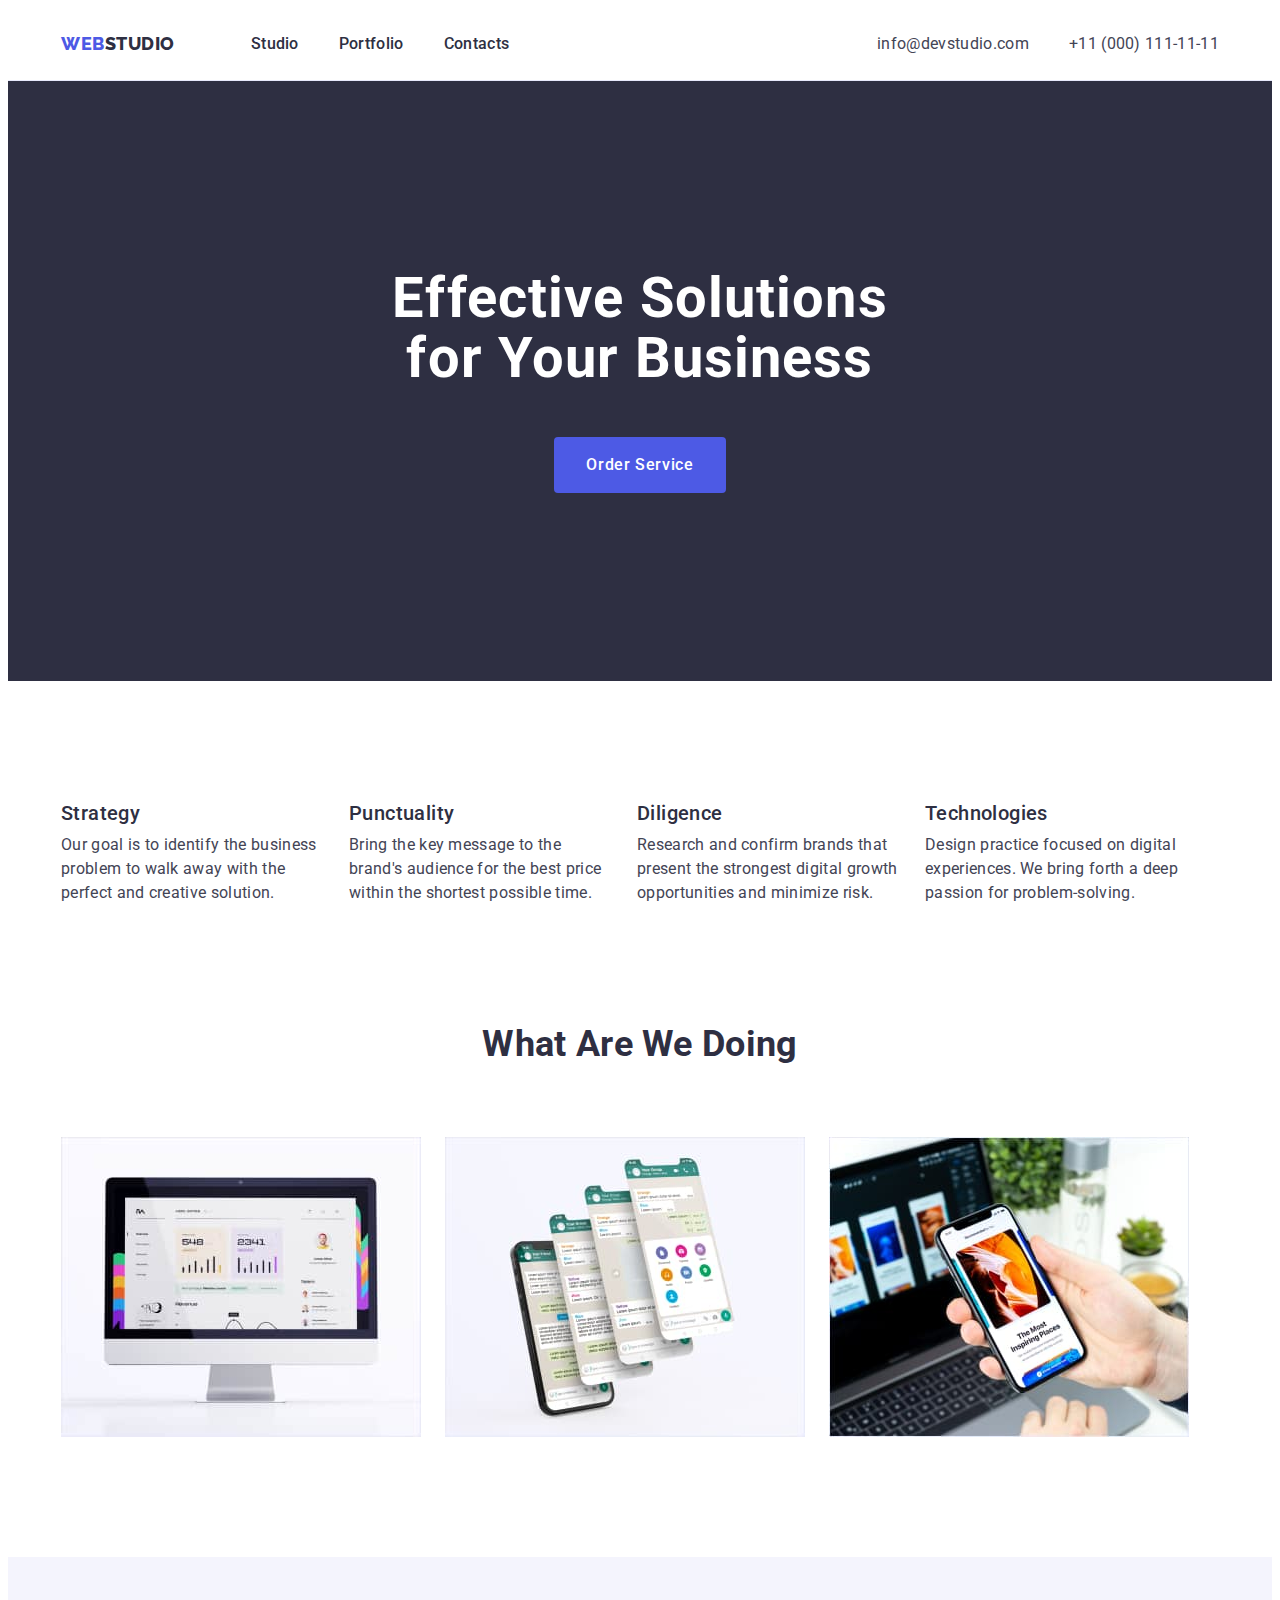
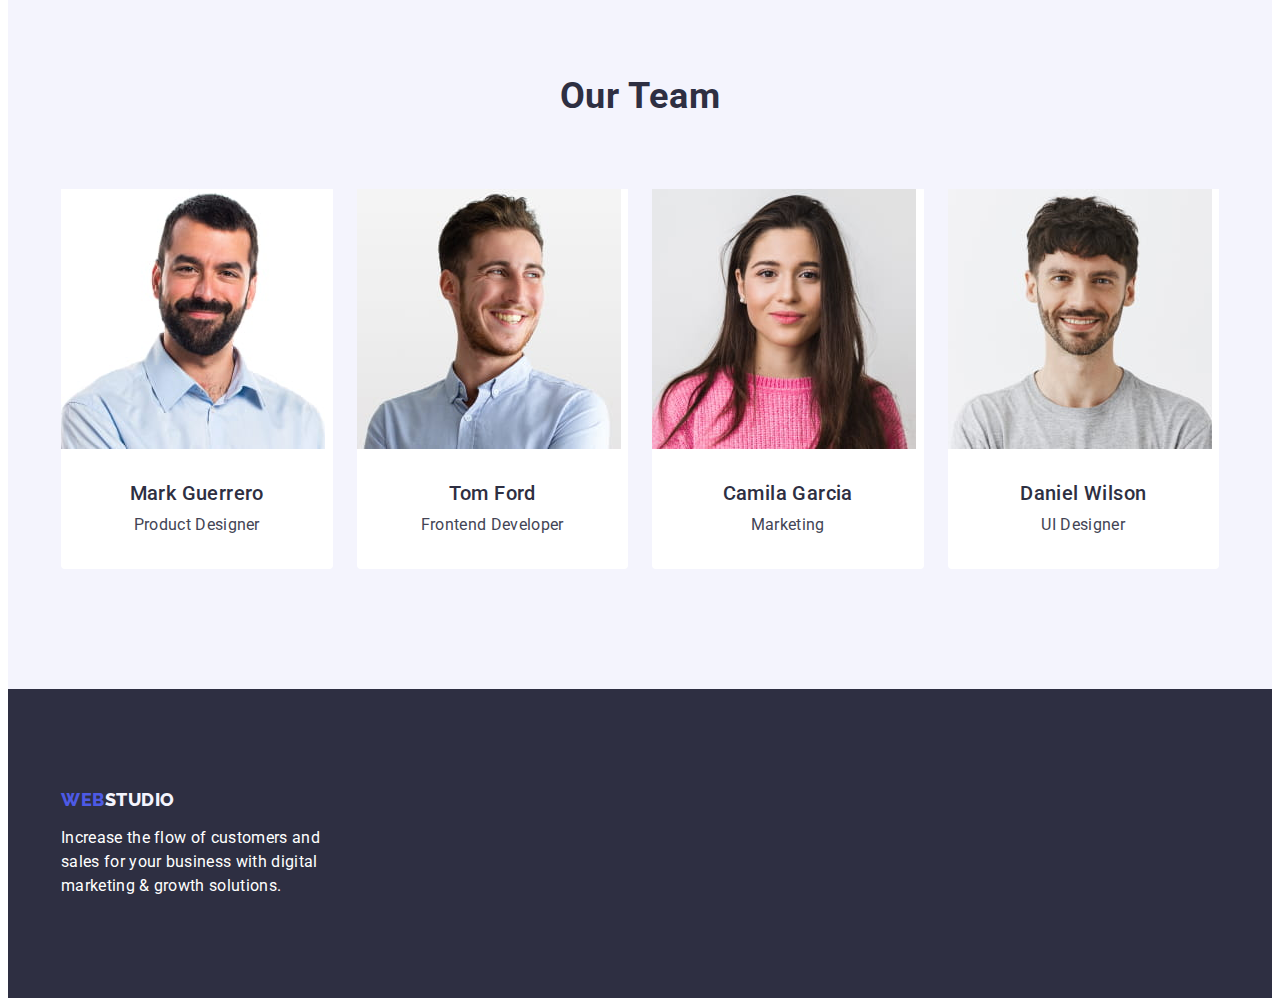
<file: index.html>
<!DOCTYPE html>
<html lang="en">

<head>
    <meta charset="UTF-8">
    <meta http-equiv="X-UA-Compatible" content="IE=edge">
    <meta name="viewport" content="width=device-width, initial-scale=1.0">
    <title>Document</title>
    <link href="https://fonts.googleapis.com" rel="preconnect" />
    <link href="https://fonts.gstatic.com" rel="preconnect" crossorigin />
    <link href="https://fonts.googleapis.com/css2?family=Raleway:wght@800&family=Roboto:wght@400;500;700&display=swap"
        rel="stylesheet" />
<link rel="stylesheet" href="https://cdnjs.cloudflare.com/ajax/libs/modern-normalize/1.1.0/modern-normalize.min.css"
    integrity="sha512-wpPYUAdjBVSE4KJnH1VR1HeZfpl1ub8YT/NKx4PuQ5NmX2tKuGu6U/JRp5y+Y8XG2tV+wKQpNHVUX03MfMFn9Q=="
    crossorigin="anonymous" referrerpolicy="no-referrer"/>
    <link rel="stylesheet" href="./css/styles.css">
</head>

<body>
    <!-- header -->
<header class="header">
       <div class="nav-container container">
        <nav class="header-nav">
        <a class="header-logo link" href="./index.html">Web<span class="header-logo-part">Studio</span></a>
    
        <ul class="list main-nav">
            <li class="main-nav-item"><a class="nav-item link" href="./index.html">Studio</a></li>
            <li class="main-nav-item"><a class="nav-item link" href="./portfolio.html">Portfolio</a></li>
            <li class="main-nav-item"><a class="nav-item link" href="">Contacts</a></li>
        </ul>
    </nav>
    <address class="contacts">
        <ul class="contacts-list list">
            <li class="contact-item"><a class="contacts-link link" href="mailto:info@devstudio.com">info@devstudio.com</a></li>
            <li class="contact-item"><a class="contacts-link link" href="tel:+110001111111">+11 (000) 111-11-11</a></li>
        </ul>
    </address>
    </div>
</header>
    <main>
        <!-- Hero section -->
        <section class="hero">
            <div class="container">
                <h1 class="hero-title">Effective Solutions for Your Business</h1>
            <button class="hero-btn" type="button">Order Service</button>
            </div>   
        </section>
        <!-- About us section -->
        <section class="info">
            <div class="container">
                <h2 class="hidden-title" hidden>About us</h2>
            <ul class="info-list list">
                <li class="info-item">
                    <h3 class="info-title">Strategy</h3>
                    <p class="info-text">Our goal is to identify the business problem to walk away with the perfect and creative
                        solution.
                    </p>
                </li>
                <li class="info-item">
                    <h3 class="info-title">Punctuality</h3>
                    <p class="info-text">Bring the key message to the brand's audience for the best price within the shortest
                        possible
                        time.</p>
                </li>
                <li class="info-item">
                    <h3 class="info-title">Diligence</h3>
                    <p class="info-text">Research and confirm brands that present the strongest digital growth opportunities and
                        minimize
                        risk.</p>
                </li>
                <li class="info-item">
                    <h3 class="info-title">Technologies</h3>
                    <p class="info-text">Design practice focused on digital experiences. We bring forth a deep passion for
                        problem-solving.</p>
                </li>
            </ul>
        </div>
        </section>
        <!-- Works section -->
        <section class="works">
            <div class="container">
            <h2 class="works-title">What are we doing</h2>
            <ul class="works-list list">
                <li class="works-img">
                    <img class="img" src="./images/photo1.jpg" alt="computer screen" width="360">
                </li>
                <li class="works-img">
                    <img class="img" src="./images/photo2.jpg" alt="phone screen" width="360">
                </li>
                <li class="works-img">
                    <img class="img" src="./images/photo3.jpg" alt="phone in the hand" width="360">
                </li>
            </ul>
        </div>
        </section>
        <!-- Team section -->
        <section class="team">
            <div class="container">
            <h2 class="team-title">Our Team</h2>
            <ul class="team-list list">
                <li class="team-item">
                        <img class="team-img img" src="./images/mark.jpg" alt="Mark Gurrero" width="264">
                    <div class="team-container"><h3 class="team-list-title">Mark Guerrero</h3>
                    <p class="team-text">Product Designer</p>
                </div>
                </li>
                <li class="team-item">
                    <img class="team-img img" src="./images/tom.jpg" alt="Tom Ford" width="264">
                    <div class="team-container">
                        <h3 class="team-list-title">Tom Ford</h3>
                        <p class="team-text">Frontend Developer</p>
                    </div>
                </li>
                <li class="team-item">
                    <img class="team-img img" src="./images/camila.jpg" alt="Camila Garcia" width="264">
                    <div class="team-container">
                        <h3 class="team-list-title">Camila Garcia</h3>
                        <p class="team-text">Marketing</p>
                    </div>
                </li>
                <li class="team-item">
                    <img class="team-img img" src="./images/daniel.jpg" alt="Daniel Wilson" width="264">
                    <div class="team-container">
                        <h3 class="team-list-title">Daniel Wilson</h3>
                        <p class="team-text">UI Designer</p>
                    </div>

                    
                </li>
            </ul>
        </div>
        </section>
    </main>
    <!-- Footer section -->
    <footer class="footnote">
        <div class="container">
        <a class="footer-logo link" href="./index.html">Web<span class="footer-logo-part">Studio</span></a>
        <p class="footnote-text">Increase the flow of customers and sales for your business with digital marketing &
            growth solutions.</p>
        </div>
    </footer>
</body>

</html>
</file>
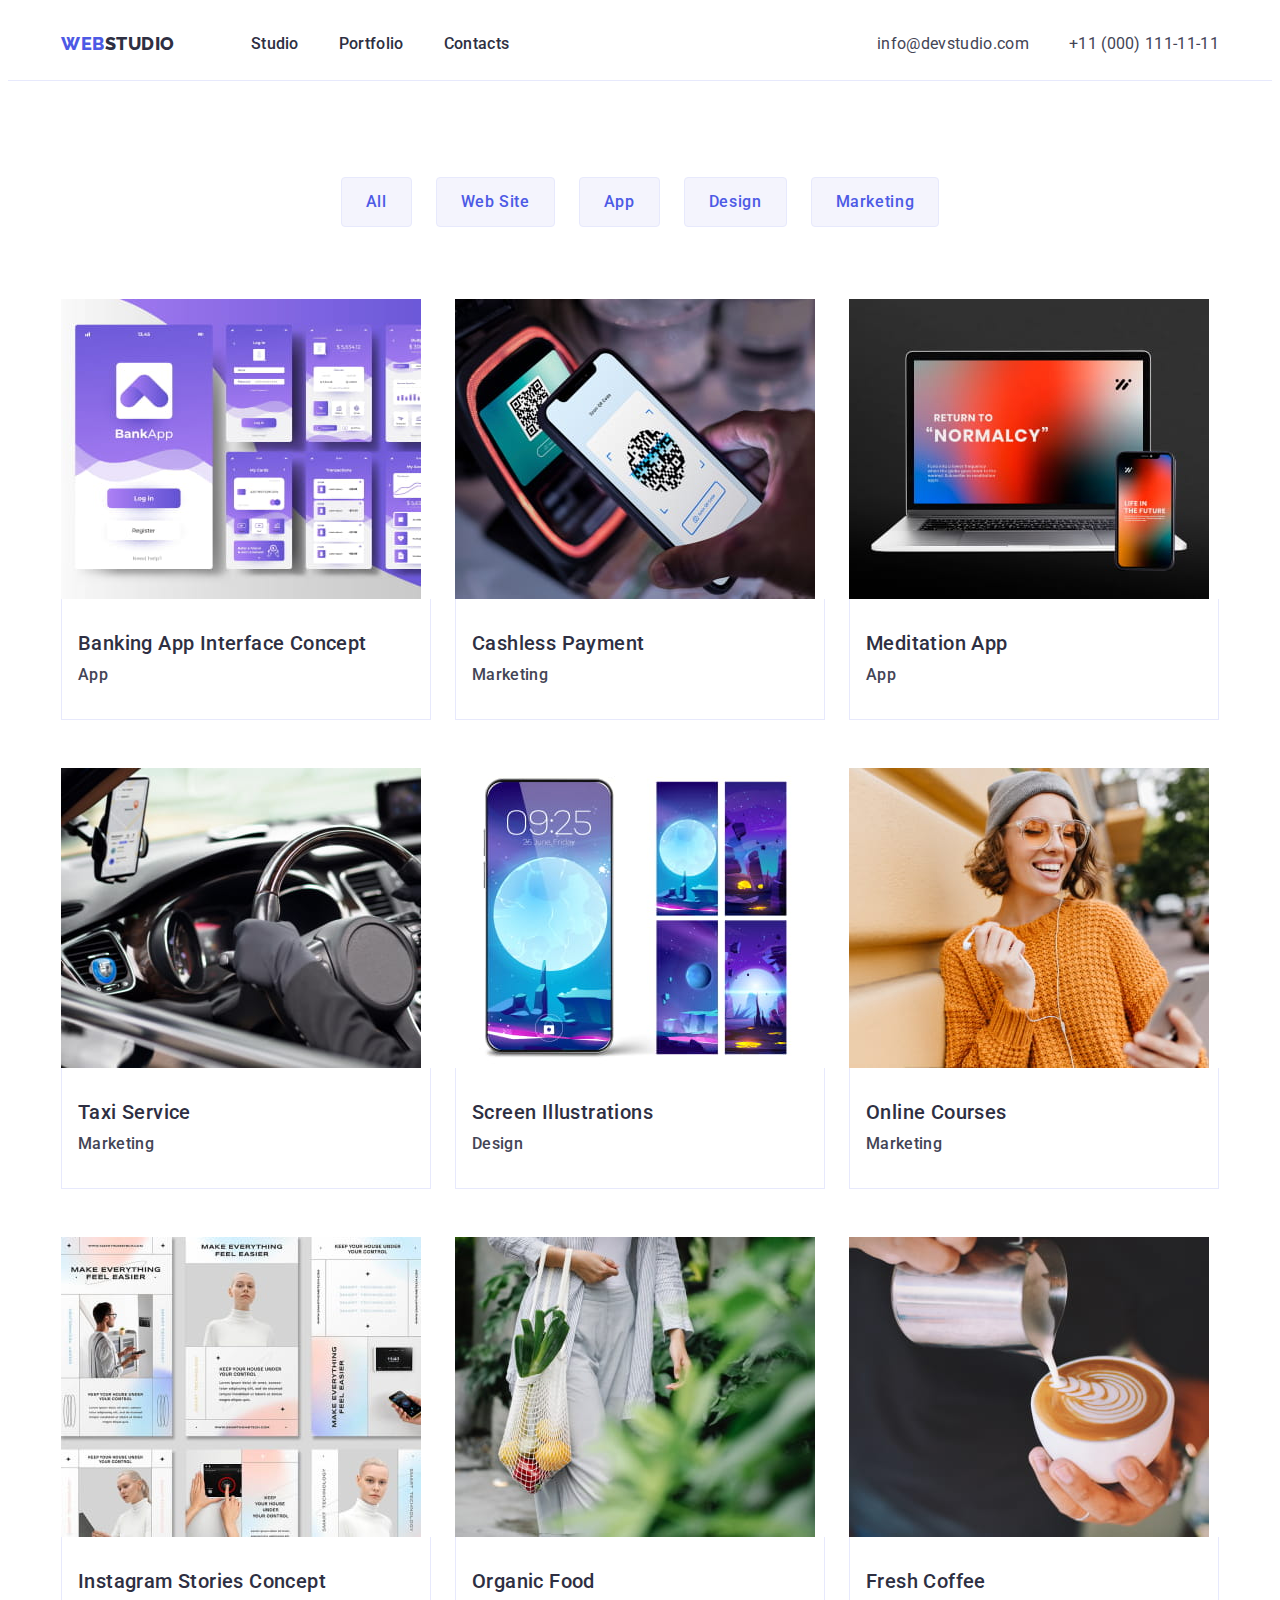
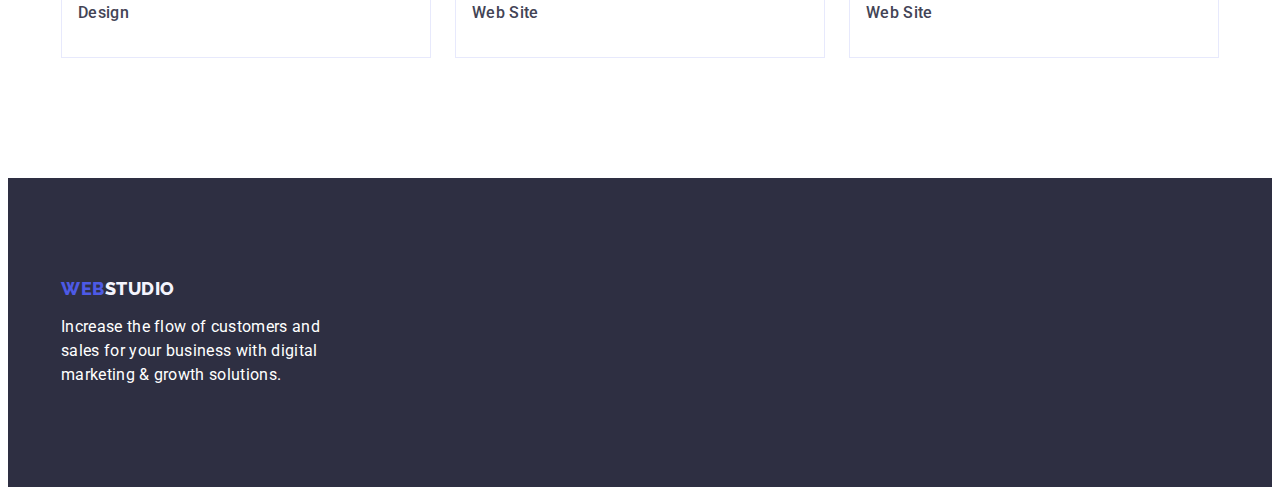
<file: portfolio.html>
<!DOCTYPE html>
<html lang="en">

<head>
    <meta charset="UTF-8">
    <meta http-equiv="X-UA-Compatible" content="IE=edge">
    <meta name="viewport" content="width=device-width, initial-scale=1.0">
    <title>Document</title>
    <link href="https://fonts.googleapis.com" rel="preconnect" />
    <link href="https://fonts.gstatic.com" rel="preconnect" crossorigin />
    <link href="https://fonts.googleapis.com/css2?family=Raleway:wght@800&family=Roboto:wght@400;500;700&display=swap"
        rel="stylesheet" />
    <link rel="stylesheet" href="https://cdnjs.cloudflare.com/ajax/libs/modern-normalize/1.1.0/modern-normalize.min.css"
        integrity="sha512-wpPYUAdjBVSE4KJnH1VR1HeZfpl1ub8YT/NKx4PuQ5NmX2tKuGu6U/JRp5y+Y8XG2tV+wKQpNHVUX03MfMFn9Q=="
        crossorigin="anonymous" referrerpolicy="no-referrer" />
    <link rel="stylesheet" href="./css/styles.css">
</head>

<body>
    <!-- header -->
    <header class="header">
        <div class="nav-container container">
            <nav class="header-nav">
                <a class="header-logo link" href="./index.html">Web<span class="header-logo-part">Studio</span></a>

                <ul class="list main-nav">
                    <li class="main-nav-item"><a class="nav-item link" href="./index.html">Studio</a></li>
                    <li class="main-nav-item"><a class="nav-item link" href="./portfolio.html">Portfolio</a></li>
                    <li class="main-nav-item"><a class="nav-item link" href="">Contacts</a></li>
                </ul>
            </nav>
            <address class="contacts">
                <ul class="contacts-list list">
                    <li class="contact-item"><a class="contacts-link link"
                            href="mailto:info@devstudio.com">info@devstudio.com</a></li>
                    <li class="contact-item"><a class="contacts-link link" href="tel:+110001111111">+11 (000)
                            111-11-11</a></li>
                </ul>
            </address>
        </div>
    </header>
<main>
    <!-- main section -->
    <section class="portfolio">
        <div class="container">
        <h1 hidden>Portfolio</h1>
    <ul class="portfolio-btn-list list">
        <li><button class="portfolio-btn" type="button">All</button></li>
        <li><button class="portfolio-btn" type="button">Web Site</button></li>
        <li><button class="portfolio-btn" type="button">App</button></li>
        <li><button class="portfolio-btn" type="button">Design</button></li>
        <li><button class="portfolio-btn" type="button">Marketing</button></li>
    </ul>
    <ul class="portfolio-list list">
    <li class="flex-container">
        <a class="link" href=""><img class="img" src="./images/banking-app.jpg" alt="banking-app" width="360">
        <div class="portfolio-container">
        <h2 class="portfolio-list-title">Banking App Interface Concept</h2>
        <p class="portfolio-text">App</p></div>
        </a>
    </li>
    <li class="flex-container">
        <a class="link" href=""><img  class="portfolio-img img" src="./images/payment.jpg" alt="cashless payment" width="360">
            <div class="portfolio-container">
            <h2 class="portfolio-list-title">Cashless Payment</h2>
            <p class="portfolio-text">Marketing</p>
            </div>
        </a>
    </li>
    <li  class="flex-container">
        <a class="link" href=""><img  class="portfolio-img img" src="./images/meditation-.jpg" alt="meditation-app" width="360">
        <div class="portfolio-container">
            <h2 class="portfolio-list-title">Meditation App</h2>
            <p class="portfolio-text">App</p>
            </div>
        </a>
    </li>
    <li class="flex-container">
        <a class="link" href=""><img  class="portfolio-img img" src="./images/taxi.jpg" alt="taxi service" width="360">
        <div class="portfolio-container"> <h2 class="portfolio-list-title">Taxi Service</h2>
            <p class="portfolio-text">Marketing</p>
            </div>
        </a>
    </li>
    <li class="flex-container">
        <a class="link" href=""><img class="portfolio-img img" src="./images/screen.jpg" alt="screen illustrations" width="360">
        <div class="portfolio-container">
            <h2 class="portfolio-list-title">Screen Illustrations</h2>
            <p class="portfolio-text">Design</p>
            </div>
        </a>
    </li>
    <li class="flex-container">
        <a class="link" href=""><img  class="img portfolio-img" src="./images/courses.jpg" alt="online courses" width="360">
        <div class="portfolio-container">
            <h2 class="portfolio-list-title">Online Courses</h2>
            <p class="portfolio-text">Marketing</p>
            </div>
        </a>
    </li>
    <li class="flex-container">
        <a class="link" href=""><img  class="img portfolio-img" src="./images/insta.jpg" alt="instagram storie" width="360">
        <div class="portfolio-container">
            <h2 class="portfolio-list-title">Instagram Stories Concept</h2>
            <p class="portfolio-text">Design</p>
            </div>
        </a>
    </li>
    <li class="flex-container">
        <a class="link" href=""><img  class="img portfolio-img" src="./images/organik.jpg" alt="organik food" width="360">
            <div class="portfolio-container">
                <h2 class="portfolio-list-title">Organic Food</h2>
                <p class="portfolio-text">Web Site</p>
            </div> 
        </a>
    </li>
    <li class="flex-container">
        <a class="link" href=""><img  class="img portfolio-img" src="./images/coffee.jpg" alt="fresh coffee" width="360">
            <div class="portfolio-container"><h2 class="portfolio-list-title">Fresh Coffee</h2>
            <p class="portfolio-text">Web Site</p>
        </div>
        </a>
    </li>
</ul></div>
    </section>  
</main>
<!-- Footer section -->
<footer class="footnote">
    <div class="container">
        <a class="footer-logo link" href="./index.html">Web<span class="footer-logo-part">Studio</span></a>
        <p class="footnote-text">Increase the flow of customers and sales for your business with digital marketing &
            growth solutions.</p>
    </div>
    
</footer>
</body>
</html>
</file>
<file: css/styles.css>
:root {
    --background-color:#FFFFFF;
    --title-text-color:#2E2F42;
    --primary-text-color:#434455;
    --accent-color:#4D5AE5;
    --secondary-white-color:#F4F4FD;
    --third-white-color:#E5E5E5E5;
    --ocean-color: #404BBF;
--header-border-color: #e7e9fc;

}
body {
    color: var(--primary-text-color);
    background-color: var(--background-color);
    font-family: Roboto, sans-serif;
        font-weight: 400;
        font-size: 16px;
        line-height: 1.5;
        letter-spacing: 0.02em;
}
h1, h2, h3, h4, h5, h6, p {
    margin-top: 0;
    margin-bottom: 0;
}
.container {
    max-width: 1158px;
    padding-left: 15px;
    padding-right: 15px;
    margin-left: auto;
    margin-right: auto;
}
/* INDEX.HTML */
/* header */
.header {
    border-bottom: 1px solid var(--header-border-color);
}
.nav-container {
    display: flex;
}
.main-nav {
    display: flex;
}
.header-nav {
    display: flex;
    justify-content: flex-start;
    align-items: center;
}
.header-logo {
    margin-right: 76px;
    color: var(--accent-color);
    font-family: Raleway, sans-serif;
    font-weight: 800;
    font-size: 18px;
    line-height: 1.17;
    letter-spacing: 0.03em;
    text-transform: uppercase;
}
.link {
    text-decoration: none;
}
.header-logo-part {
    color: var(--title-text-color);
}
.list {
    list-style: none;
    padding: 0;
    margin: 0;
}
.main-nav-item:not(:last-child) {
    margin-right: 40px;
}

.nav-item {
    display: block;
    padding-top: 24px;
    padding-bottom: 24px;
    color: var(--title-text-color);
    font-weight: 500;
}
.nav-item:hover,
.nav-item:focus {
color: var(--ocean-color);
}
.contacts-list {
    display: flex;
    gap: 40px;
    
}
.contacts {
    margin-left: auto;
    font-style: normal;
}
.contacts-link {
    display: block;
    padding-top: 24px;
    padding-bottom: 24px;
    color: var(--primary-text-color);
}
.contacts-link:hover,
.contacts-link:focus {
    color: var(--ocean-color);
}
/* hero */
.hero {
    background-color: var(--title-text-color);
    text-align: center;
    padding-top: 188px;
    padding-bottom: 188px;
}

.hero-title {
    max-width: 496px;
    margin-top: 0px;
    margin-bottom: 48px;
    margin-left: auto;
    margin-right: auto;
    
    color: var(--background-color);
    font-weight: 700;
        font-size: 56px;
        line-height: 1.07;
        letter-spacing: 0.02em;
}

.hero-btn {
   display: block;
   border: 1px solid transparent;
   min-width: 169px;
   height: 56px;
   border: none;
   border-radius: 4px;
    padding-top: 16px;
    padding-right: 32px;
    padding-bottom: 16px;
    padding-left: 32px;
    text-align: center;
    margin-left: auto;
    margin-right: auto;
   
    color: var(--background-color);
    background-color: var(--accent-color);
    font-family: Roboto, sans-serif;
    font-weight: 500;
    font-size:16px;
    line-height: 1.5;
    letter-spacing: 0.04em;
    cursor: pointer;
}
.hero-btn:hover,
.hero-btn:focus {
    background-color: var(--ocean-color);
}

/* about us */
.info {
    padding-top: 120px;
    padding-bottom: 120px;
}
.info-list {
    display: flex;
    gap: 24px;
}
info-item {
    width: ((100%-72px)/4);
}
.info-title {
    margin-bottom: 8px;
    color: var(--title-text-color);
    letter-spacing: 0.02em;
    font-weight: 500;
        font-size: 20px;
        line-height: 1.2;
}
.info-text {
    width: 264px;
}


/* works section */
.works {
    padding-bottom: 120px;
}
.works-title {
   margin-bottom: 72px;
   margin-top: 0;
    color:var(--title-text-color);
    font-weight: 700;
        font-size: 36px;
        line-height: 1.11;
        text-align: center;
        text-transform: capitalize;
}
.works-list {
display: flex;
}
.works-img {
    width: ((100%-48px)/3);
}
.works-img:not(:last-child) {
    margin-right: 24px;
}
/* Team */
.team {
    padding-top:120px;
    padding-bottom: 120px;
    background-color: var(--secondary-white-color);
}
.team-title {
    margin-top: 0;
    margin-bottom: 72px;
    color: var(--title-text-color);
    font-weight: 700;
        font-size: 36px;
        line-height: 1.11;
        text-align: center;
        text-transform: capitalize;
        letter-spacing: 0.02em;
}
.team-list {
    display: flex;
    gap: 24px;
}
.team-img {
    margin-right: 24px;
}
    .team-img:not(:last-child) {
    margin-right: 24px;
    }
.team-list-title {
    margin-bottom: 8px;
    color:var(--title-text-color);
    text-align: center;
    font-weight: 500;
        font-size: 20px;
        line-height: 1.2;
        letter-spacing: 0.02em;
}
.team-item {
    width: ((100%-72px)/4);
    border-radius: 0px 0px 4px 4px;
    background-color: var(--background-color);
}
.team-text {
    font-size: 16px;
    text-align: center;
}
.team-container {
    padding-top: 32px;
    padding-bottom: 32px;
    padding-left: 16px;
    padding-right: 16px;
}

/* Footer */
.footnote {
    background-color: var(--title-text-color);
    padding-top: 100px;
    padding-bottom: 100px;
}

.footnote-text {
    width: 264px;
    color: var(--background-color);
   
}
.footer-logo-part {
    color:var(--secondary-white-color);
}

.footer-logo {
    display: inline-block;
    margin-bottom: 16px;
    color: var(--accent-color);
    font-family: Raleway, sans-serif;
        font-weight: 800;
        font-size: 18px;
        line-height: 1.17;
        letter-spacing: 0.03em;
        text-transform: uppercase;
}
.footer-logo:hover,
.footer-logo:focus {
    color:var(--accent-color);
}

.link {
    text-decoration: none;
}
.img {
    display: block;
    max-width: 100%;
    height: auto;
}
/* PORTFOLIO */
.portfolio {
    padding-top: 96px;
    padding-bottom: 120px;
    background-color: var(--background-color);
    color: var(--title-text-color);
    font-family: Roboto, serif;
        font-weight: 500;
        font-size: 20px;
        line-height: 1.2;
        letter-spacing: 0.02em;
}

.portfolio-btn-list {
    display: flex;
    justify-content: center;
    gap: 24px;
    margin-bottom: 72px;
}
.portfolio-btn {
    padding: 12px 24px;
    border: 1px solid var(--header-border-color);
    border-radius: 4px;
    background-color: var(--secondary-white-color);
    color: var(--accent-color);
    font-family: Roboto, sans-serif;
    font-weight: 500;
        font-size: 16px;
        line-height: 1.5;
        display: flex;
        align-items: center;
        text-align: center;
        letter-spacing: 0.04em;
        cursor: pointer;
}
.portfolio-btn:hover,
.portfolio-btn:focus {
    border: 1px solid transparent;
    background-color: var(--ocean-color);
    color: var(--background-color);
}
.portfolio-list {
    display: flex;
    flex-wrap: wrap;
    align-items: center;
    row-gap: 48px;
    column-gap: 24px;
}
.flex-container {
    width: calc((100% - 48px) / 3);
}
.portfolio-container {
    padding: 32px 16px;
    border: 1px solid var(--header-border-color);
    border-top: none;
}
.portfolio-list-title {
    margin-bottom: 8px;
    font-weight: 500;
    font-size: 20px;
    letter-spacing: 0.02em;
    color: var(--title-text-color);
}
.portfolio-text {
    color: var(--primary-text-color);
    font-size: 16px;
    line-height: 1.5;
    letter-spacing: 0.02em;
}
</file>
